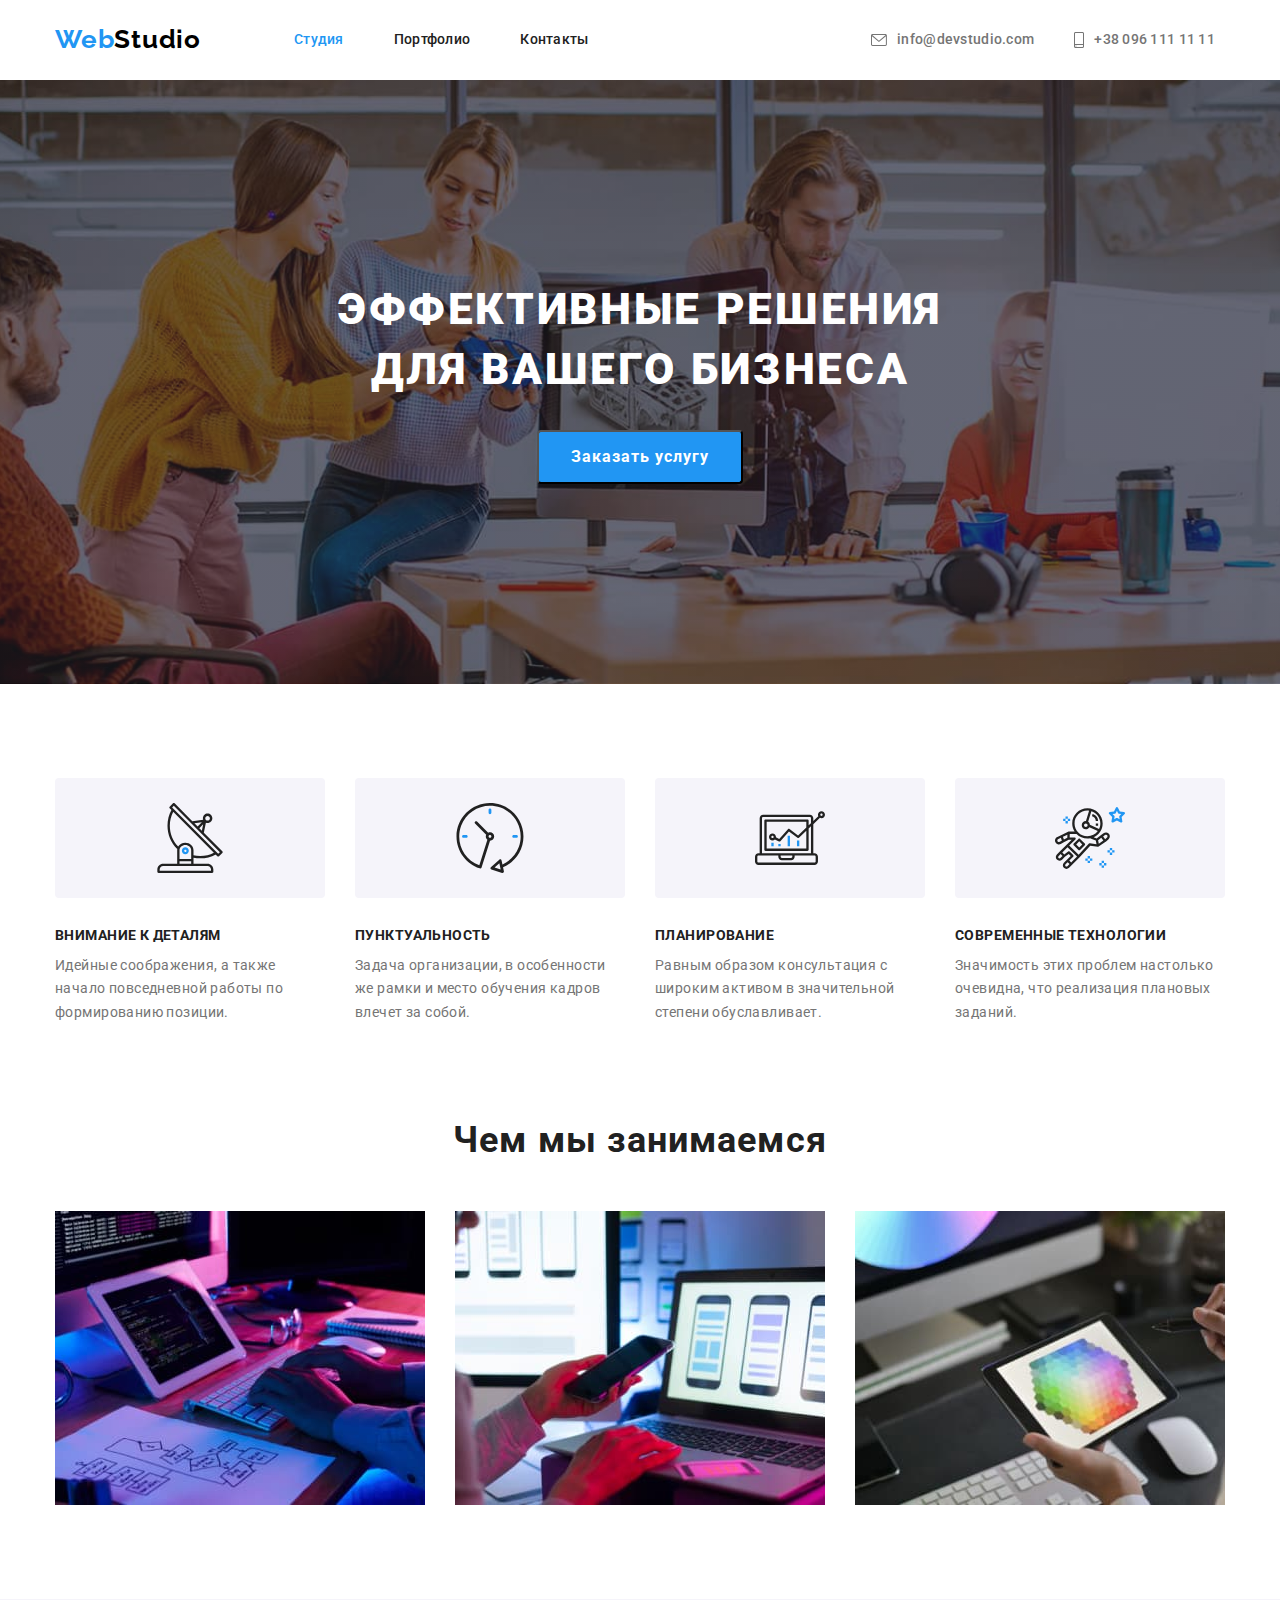
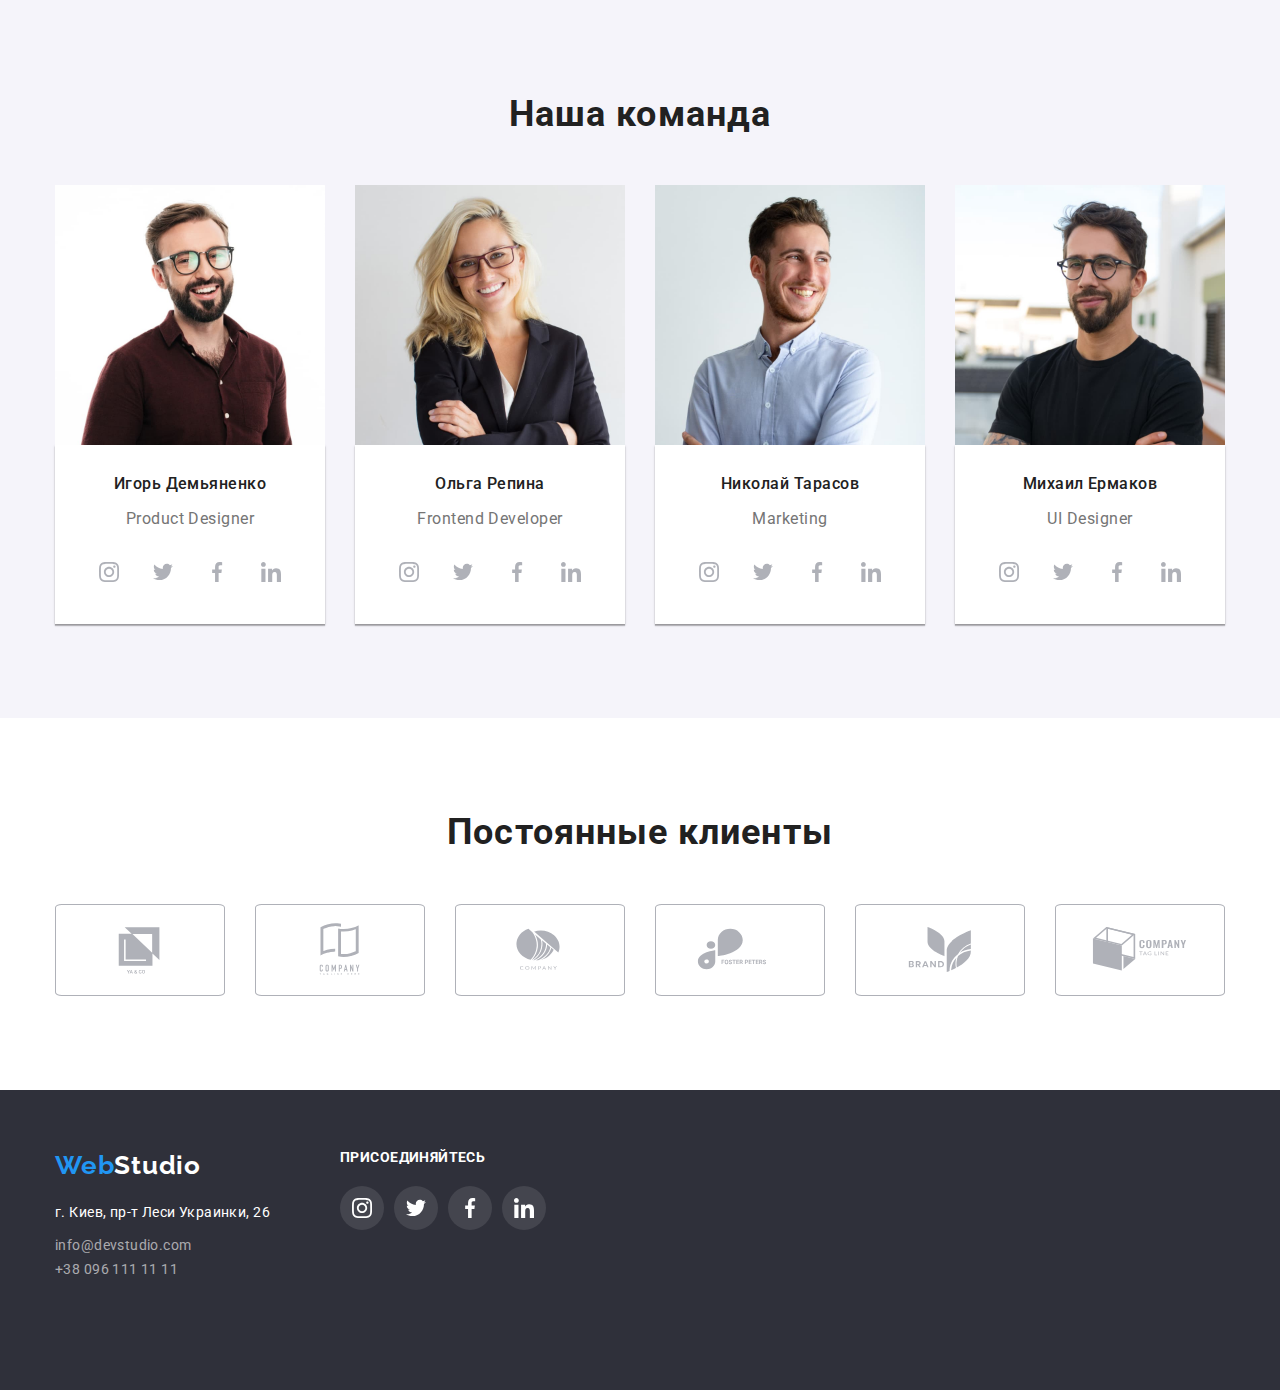
<file: index.html>
<!DOCTYPE html>
<html lang="ru">
<head>
    <meta charset="UTF-8">
    <meta http-equiv="X-UA-Compatible" content="IE=edge">
    <meta name="viewport" content="width=device-width, initial-scale=1.0">
    <title>homework1</title>
    <link rel="preconnect" href="https://fonts.googleapis.com">
    <link rel="preconnect" href="https://fonts.gstatic.com" crossorigin>
    <link href="https://fonts.googleapis.com/css2?family=Raleway:wght@700&family=Roboto:wght@400;500;700;900&display=swap"
    rel="stylesheet">
    <link rel="stylesheet" href="https://cdnjs.cloudflare.com/ajax/libs/modern-normalize/1.1.0/modern-normalize.min.css"
    integrity="sha512-wpPYUAdjBVSE4KJnH1VR1HeZfpl1ub8YT/NKx4PuQ5NmX2tKuGu6U/JRp5y+Y8XG2tV+wKQpNHVUX03MfMFn9Q=="
    crossorigin="anonymous" referrerpolicy="no-referrer" />
    <link rel="stylesheet" href="./css/style.css">
</head> 
<body class="body">
    <header class="basis">
        <div class="container container-flex">
            <nav class="basis-nav">
                <a lang="en" href="" class="basis-logo">Web<span class="basis-logo-another">Studio</span></a>
                <ul class="basis-menu-list list">
                    <li class="basis-menu-item"><a href="./index.html" class="basis-link current">Студия</a></li>
                    <li class="basis-menu-item"><a href="./portfolio.html" class="basis-link">Портфолио</a></li>
                    <li class="basis-menu-item"><a href="" class="basis-link">Контакты</a></li>
                </ul>
            </nav>
                <ul class="basis-contacts-list list">
                    <li class="basis-contacts-item"><a href="mailto:info@devstudio.com" class="basis-mail"><svg class="contacts-icon"
                                width="16" height="12">
                                <use href="./img/icons.svg/symbol-defs.svg#icon-envelope"></use>
                            </svg>info@devstudio.com</a></li>
                    <li class="basis-contacts-item"><a href="tel:+380961111111" class="basis-tel"><svg class="contacts-icon" width="10"
                                height="16">
                                <use href="./img/icons.svg/symbol-defs.svg#icon-smartphone"></use>
                            </svg>+38 096 111 11 11</a></li>
                </ul>
            
        </div>
    </header>
    <main>
        <section class="hero">
                    <div class="container">
                        <h1 class="hero-title">Эффективные решения для вашего бизнеса</h1>
                        <button type="button" class="hero-btn">Заказать услугу</button>
                    </div>
        </section>
        <section class="features pege-section">
            <div class="container">
                <h2 class="visually-hidden">Особенности</h2>
                    <ul class="features-list list">
                        <li class="features-item">
                            <div class="features-all">
                                <svg class="accompaniment-icon" width="70" height="70">
                                    <use href="./img/icons.svg/symbol-defs.svg#icon-antenna-1"></use>
                                </svg>
                            </div>
                            <h3 class="features-subject">Внимание к деталям</h3>
                            <p class="features-text">Идейные соображения, а также начало повседневной работы по формированию позиции.</p>
                        </li>
                        <li class="features-item">
                            <div class="features-all">
                                <svg class="accompaniment-icon" width="70" height="70">
                                <use href="./img/icons.svg/symbol-defs.svg#icon-clock-1"></use>
                                </svg>
                            </div>
                            <h3 class="features-subject">Пунктуальность</h3>
                            <p class="features-text">Задача организации, в особенности же рамки и место обучения кадров влечет за собой.</p>
                        </li>
                        <li class="features-item">
                            <div class="features-all">
                                <svg class="accompaniment-icon" width="70" height="70">
                                    <use href="./img/icons.svg/symbol-defs.svg#icon-diagram-1"></use>
                                </svg>
                            </div>
                            <h3 class="features-subject">Планирование</h3>
                            <p class="features-text">Равным образом консультация с широким активом в значительной степени обуславливает.</p>
                        </li>
                        <li class="features-item">
                            <div class="features-all">
                                <svg class="accompaniment-icon" width="70" height="70">
                                <use href="./img/icons.svg/symbol-defs.svg#icon-astronaut-1"></use>
                                </svg>
                            </div>
                            <h3 class="features-subject">Современные технологии</h3>
                            <p class="features-text">Значимость этих проблем настолько очевидна, что реализация плановых заданий.</p>
                            
                        </li>
                    </ul>
            </div>
        </section>
        <section class="work">
            <div class="container">
                <h2 class="work-title">Чем мы занимаемся</h2>
                <ul class="work-list list">
                    <li class="work-item"><img src="./img/img1.jpg" alt="разработка програмного обеспечения" width="370"></li>
                    <li class="work-item"><img src="./img/img2.jpg" alt="тестирование приложения" width="370"></li>
                    <li class="work-item"><img src="./img/img3.jpg" alt="работа с цветовой палитрой" width="370"></li>
                </ul>
            </div>
        </section>
        <section class="team pege-section">
            <div class="container">
                <h2 class="team-title">Наша команда</h2>
                <ul class="team-list list">
                    <li class="team-item">
                        <img src="./img/foto1.jpg" alt="Игорь Демьяненко" width="270">
                        <div class="team-box">
                            <h3 class="team-subject">Игорь Демьяненко</h3>
                            <p lang="en" class="team-text">Product Designer</p>
                            <ul class="team-soc-list list">
                                <li class="team-soc-item">
                                    <a href="" class="soc-link link">
                                        <svg class="soc-icon" width="20" height="20">
                                        <use href="./img/icons.svg/symbol-defs.svg#icon-instagram"></use>
                                        </svg>
                                    </a>
                                </li>
                                <li class="team-soc-item">
                                    <a href="" class="soc-link link">
                                        <svg class="soc-icon" width="20" height="20">
                                            <use href="./img/icons.svg/symbol-defs.svg#icon-twitter"></use>
                                        </svg>
                                    </a>
                                </li>
                                <li class="team-soc-item">
                                    <a href="" class="soc-link link">
                                        <svg class="soc-icon" width="20" height="20">
                                            <use href="./img/icons.svg/symbol-defs.svg#icon-facebook"></use>
                                        </svg>
                                    </a>
                                </li>
                                <li class="team-soc-item">
                                    <a href="" class="soc-link link">
                                        <svg class="soc-icon" width="20" height="20">
                                            <use href="./img/icons.svg/symbol-defs.svg#icon-linkedin"></use>
                                        </svg>
                                    </a>
                                </li>
                            </ul>
                        </div>
                    </li>
                    <li class="team-item">
                        <img src="./img/foto2.jpg" alt="Ольга Репина" width="270">
                        <div class="team-box">
                            <h3 class="team-subject">Ольга Репина</h3>
                            <p lang="en" class="team-text">Frontend Developer</p>
                            <ul class="team-soc-list list">
                                <li class="team-soc-item">
                                    <a href="" class="soc-link link">
                                        <svg class="soc-icon" width="20" height="20">
                                            <use href="./img/icons.svg/symbol-defs.svg#icon-instagram"></use>
                                        </svg>
                                    </a>
                                </li>
                                <li class="team-soc-item">
                                    <a href="" class="soc-link link">
                                        <svg class="soc-icon" width="20" height="20">
                                            <use href="./img/icons.svg/symbol-defs.svg#icon-twitter"></use>
                                        </svg>
                                    </a>
                                </li>
                                <li class="team-soc-item">
                                    <a href="" class="soc-link link">
                                        <svg class="soc-icon" width="20" height="20">
                                            <use href="./img/icons.svg/symbol-defs.svg#icon-facebook"></use>
                                        </svg>
                                    </a>
                                </li>
                                <li class="team-soc-item">
                                    <a href="" class="soc-link link">
                                        <svg class="soc-icon" width="20" height="20">
                                            <use href="./img/icons.svg/symbol-defs.svg#icon-linkedin"></use>
                                        </svg>
                                    </a>
                                </li>
                            </ul>
                        </div>
                    </li>
                    <li class="team-item">
                        <img src="./img/foto3.jpg" alt="Николай Тарасов" width="270">
                        <div class="team-box">
                        <h3 class="team-subject">Николай Тарасов</h3>
                        <p lang="en" class="team-text">Marketing</p>
                        <ul class="team-soc-list list">
                            <li class="team-soc-item">
                                <a href="" class="soc-link link">
                                    <svg class="soc-icon" width="20" height="20">
                                        <use href="./img/icons.svg/symbol-defs.svg#icon-instagram"></use>
                                    </svg>
                                </a>
                            </li>
                            <li class="team-soc-item">
                                <a href="" class="soc-link link">
                                    <svg class="soc-icon" width="20" height="20">
                                        <use href="./img/icons.svg/symbol-defs.svg#icon-twitter"></use>
                                    </svg>
                                </a>
                            </li>
                            <li class="team-soc-item">
                                <a href="" class="soc-link link">
                                    <svg class="soc-icon" width="20" height="20">
                                        <use href="./img/icons.svg/symbol-defs.svg#icon-facebook"></use>
                                    </svg>
                                </a>
                            </li>
                            <li class="team-soc-item">
                                <a href="" class="soc-link link">
                                    <svg class="soc-icon" width="20" height="20">
                                        <use href="./img/icons.svg/symbol-defs.svg#icon-linkedin"></use>
                                    </svg>
                                </a>
                            </li>
                        </ul>
                        </div>
                    </li>
                    <li class="team-item">
                        <img src="./img/foto4.jpg" alt="Михаил Ермаков" width="270">
                        <div class="team-box">
                            <h3 class="team-subject">Михаил Ермаков</h3>
                            <p lang="en" class="team-text">UI Designer</p>
                            <ul class="team-soc-list list">
                                <li class="team-soc-item">
                                    <a href="" class="soc-link link">
                                        <svg class="soc-icon" width="20" height="20">
                                            <use href="./img/icons.svg/symbol-defs.svg#icon-instagram"></use>
                                        </svg>
                                    </a>
                                </li>
                                <li class="team-soc-item">
                                    <a href="" class="soc-link link">
                                        <svg class="soc-icon" width="20" height="20">
                                            <use href="./img/icons.svg/symbol-defs.svg#icon-twitter"></use>
                                        </svg>
                                    </a>
                                </li>
                                <li class="team-soc-item">
                                    <a href="" class="soc-link link">
                                        <svg class="soc-icon" width="20" height="20">
                                            <use href="./img/icons.svg/symbol-defs.svg#icon-facebook"></use>
                                        </svg>
                                    </a>
                                </li>
                                <li class="team-soc-item">
                                    <a href="" class="soc-link link">
                                        <svg class="soc-icon" width="20" height="20">
                                            <use href="./img/icons.svg/symbol-defs.svg#icon-linkedin"></use>
                                        </svg>
                                    </a>
                                </li>
                            </ul>
                        </div
                    </li>
                </ul>
            </div>
            
        </section>
        <section class="regular-customers pege-section">
            <div class="container">
                <h2 class="regular-customers-text">Постоянные клиенты</h2>
                <ul class="regular-customers-list list">
                    <li class="regular-customers-item"><a href="" class="regular-customers-link link"><svg class="regular-soc-icon"
                        width="106" height="60">
                        <use href="./img/icons.svg/symbol-defs.svg#icon-Logo"></use></svg></a>
                    </li>
                    <li class="regular-customers-item"><a href="" class="regular-customers-link link"><svg class="regular-soc-icon"
                        width="106" height="60">
                        <use href="./img/icons.svg/symbol-defs.svg#icon-Logo1"></use></svg></a>
                    </li>
                    <li class="regular-customers-item"><a href="" class="regular-customers-link link"><svg class="regular-soc-icon"
                        width="106" height="60">
                        <use href="./img/icons.svg/symbol-defs.svg#icon-Logo2"></use></svg></a>
                    </li>
                    <li class="regular-customers-item"><a href="" class="regular-customers-link link"><svg class="regular-soc-icon"
                        width="106" height="60">
                        <use href="./img/icons.svg/symbol-defs.svg#icon-Logo3"></use></svg></a>
                    </li>
                    <li class="regular-customers-item"><a href="" class="regular-customers-link link"><svg class="regular-soc-icon"
                        width="106" height="60">
                        <use href="./img/icons.svg/symbol-defs.svg#icon-Logo4"></use></svg></a>
                    </li>
                    <li class="regular-customers-item"><a href="" class="regular-customers-link link"><svg class="regular-soc-icon"
                        width="106" height="60">
                        <use href="./img/icons.svg/symbol-defs.svg#icon-Logo5"></use></svg></a>
                    </li>
                </ul>
            </div>
        </section>
    </main>
    <footer class="basement">
        <div class="container container-flex ">
            <div class="basement-info">
                <a lang="en" href="" class="basement-logo">Web<span class="basement-logo-another">Studio</span></a>
                <address class="basement-contacts">
                    <p class="basement-text">г. Киев, пр-т Леси Украинки, 26</p>
                    <ul class="basement-list list">
                        <li class="basement-item"><a href="mailto:info@devstudio.com" class="basement-mail">info@devstudio.com</a></li>
                        <li class="basement-item"><a href="tel:+380961111111" class="basement-tel">+38 096 111 11 11</a></li>
                    </ul>
                </address>
            </div>
            <div class="basement-soc">
                <h2 class="basement-soc-text">присоединяйтесь</h2>
                <ul class="basement-soc-list list">
                    <li class="basement-soc-item"><a href="" class="soc-icon-link link"><svg class="basement-soc-icon" width="20" height="20">
                        <use href="./img/icons.svg/symbol-defs.svg#icon-instagram"></use>
                    </svg></a></li>
                    <li class="basement-soc-item"><a href="" class="soc-icon-link link"><svg class="basement-soc-icon" width="20" height="20">
                        <use href="./img/icons.svg/symbol-defs.svg#icon-twitter"></use>
                    </svg></a></li>
                    <li class="basement-soc-item"><a href="" class="soc-icon-link link"><svg class="basement-soc-icon" width="20" height="20">
                        <use href="./img/icons.svg/symbol-defs.svg#icon-facebook"></use>
                    </svg></a></li>
                    <li class="basement-soc-item"><a href="" class="soc-icon-link link"><svg class="basement-soc-icon" width="20" height="20">
                        <use href="./img/icons.svg/symbol-defs.svg#icon-linkedin"></use>
                    </svg></a></li>
                </ul>
            </div>   
        </div>
    </footer>
    
</body>
</html>
</file>
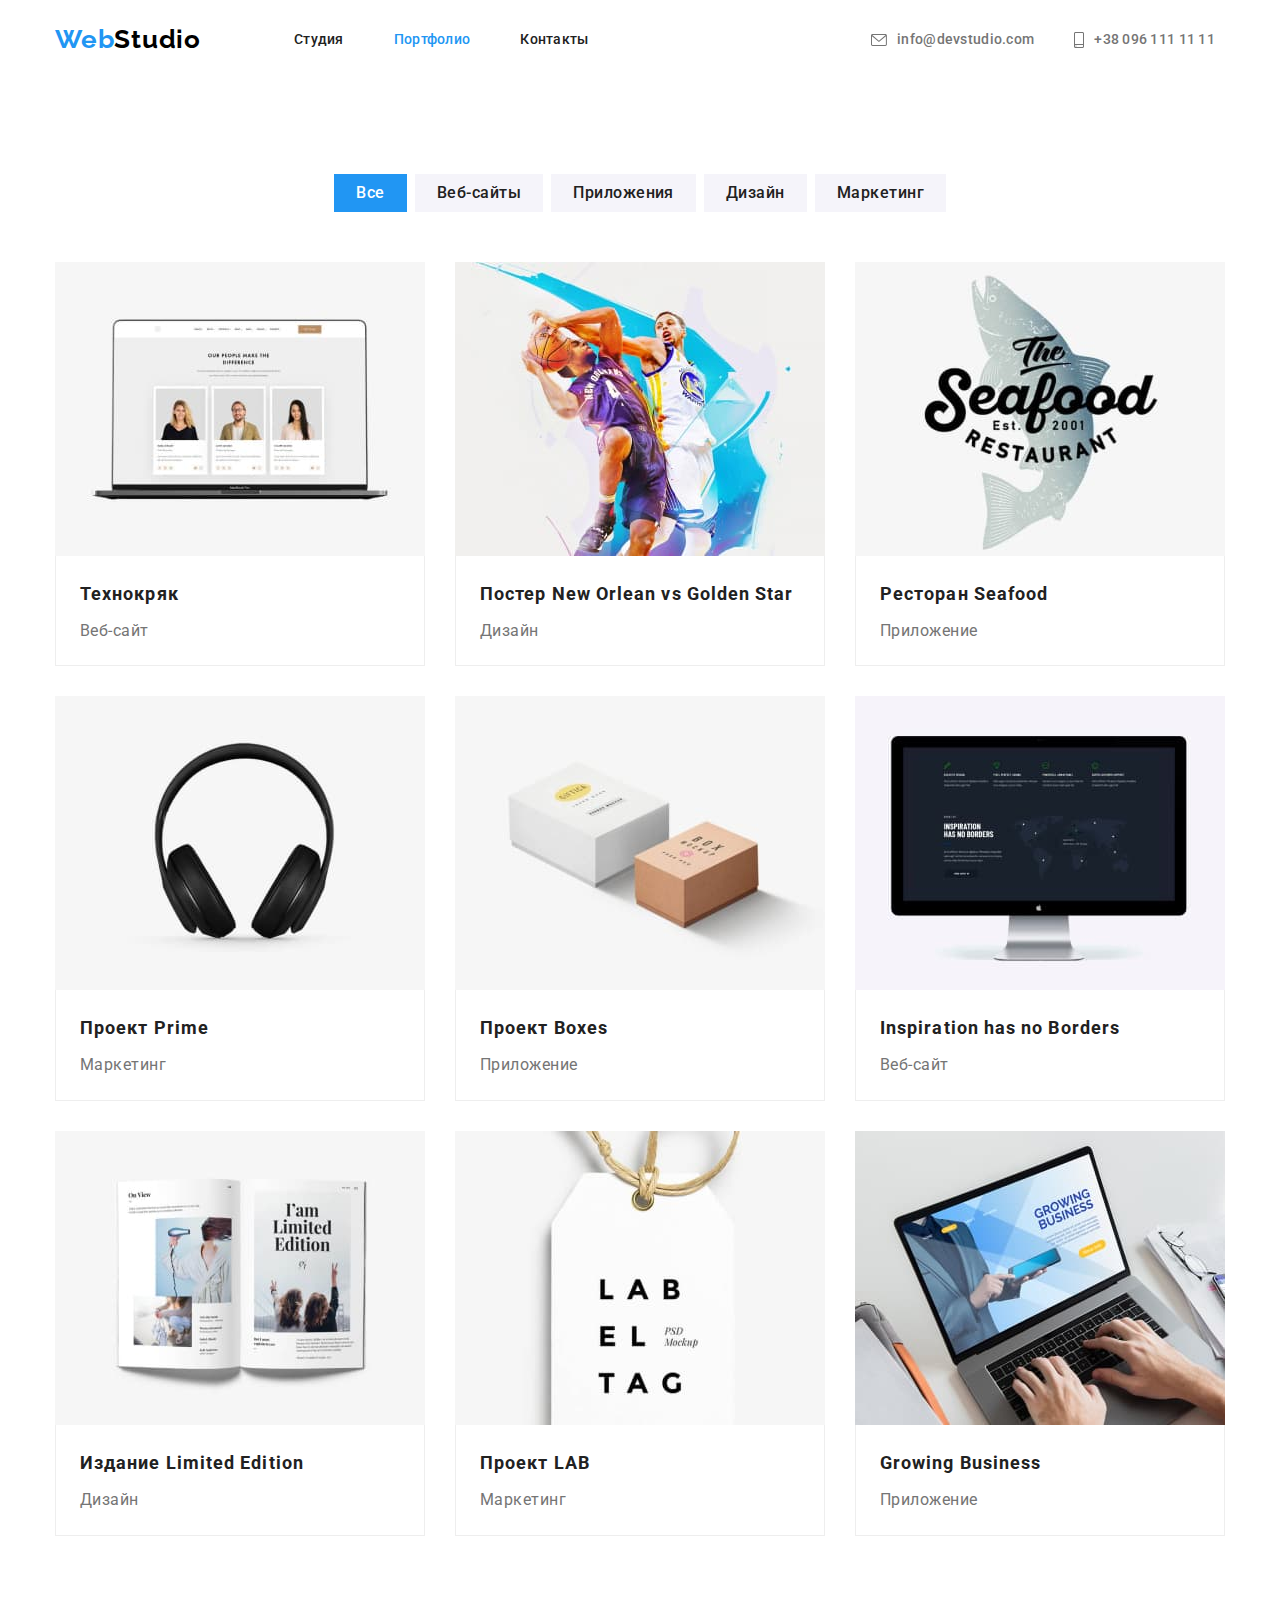
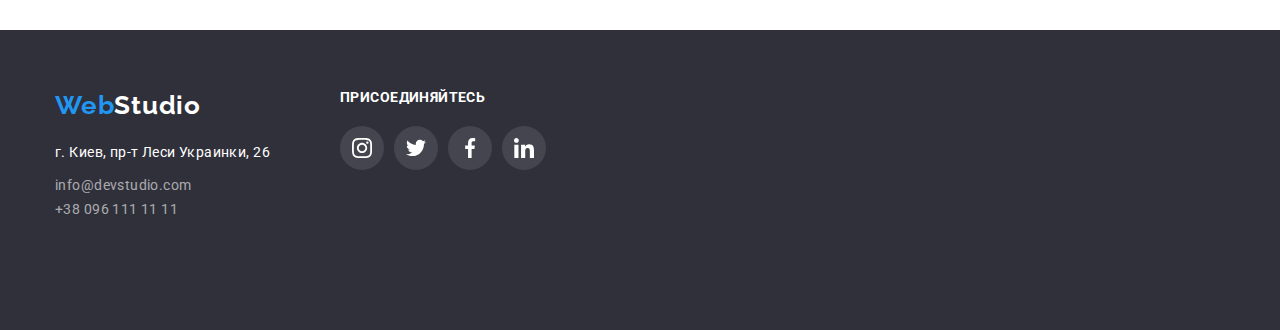
<file: portfolio.html>
<!DOCTYPE html>
<html lang="ru">

<head>
    <meta charset="UTF-8">
    <meta http-equiv="X-UA-Compatible" content="IE=edge">
    <meta name="viewport" content="width=device-width, initial-scale=1.0">
    <title>homework1</title>
    <link rel="preconnect" href="https://fonts.googleapis.com">
    <link rel="preconnect" href="https://fonts.gstatic.com" crossorigin>
    <link href="https://fonts.googleapis.com/css2?family=Raleway:wght@700&family=Roboto:wght@400;500;700;900&display=swap"
    rel="stylesheet">
    <link rel="stylesheet" href="https://cdnjs.cloudflare.com/ajax/libs/modern-normalize/1.1.0/modern-normalize.min.css"
    integrity="sha512-wpPYUAdjBVSE4KJnH1VR1HeZfpl1ub8YT/NKx4PuQ5NmX2tKuGu6U/JRp5y+Y8XG2tV+wKQpNHVUX03MfMFn9Q=="
    crossorigin="anonymous" referrerpolicy="no-referrer" />
    <link rel="stylesheet" href="./css/style.css">
</head>

<body class="body">
<header class="basis">
    <div class="container container-flex">
        <nav class="basis-nav">
            <a lang="en" href="" class="basis-logo">Web<span class="basis-logo-another">Studio</span></a>
            <ul class="basis-menu-list list">
                <li class="basis-menu-item"><a href="./index.html" class="basis-link">Студия</a></li>
                <li class="basis-menu-item"><a href="./portfolio.html" class="basis-link current">Портфолио</a></li>
                <li class="basis-menu-item"><a href="" class="basis-link">Контакты</a></li>
            </ul>
        </nav>
        <ul class="basis-contacts-list list">
            <li class="basis-contacts-item"><a href="mailto:info@devstudio.com" class="basis-mail"><svg
                        class="contacts-icon" width="16" height="12">
                        <use href="./img/icons.svg/symbol-defs.svg#icon-envelope"></use>
                    </svg>info@devstudio.com</a></li>
            <li class="basis-contacts-item"><a href="tel:+380961111111" class="basis-tel"><svg class="contacts-icon"
                        width="10" height="16">
                        <use href="./img/icons.svg/symbol-defs.svg#icon-smartphone"></use>
                    </svg>+38 096 111 11 11</a></li>
        </ul>

    </div>
</header>
    <main>
        <section class="portfolio pege-section">
            <div class="container">
                <h2 class="visually-hidden">Портфолио</h2>
                <div class="portfolio-contents">
                    <ul class="portfolio-pages-lists list">
                        <li class="portfolio-pages-item"><button type="button" class="portfolio-btn">Все</button></li>
                        <li class="portfolio-pages-item"><button type="button" class="portfolio-btn-all">Веб-сайты</button></li>
                        <li class="portfolio-pages-item"><button type="button" class="portfolio-btn-all">Приложения</button></li>
                        <li class="portfolio-pages-item"><button type="button" class="portfolio-btn-all">Дизайн</button></li>
                        <li class="portfolio-pages-item"><button type="button" class="portfolio-btn-all">Маркетинг</button></li>
                    </ul>
                    <ul class="portfolio-example-lists list">
                        <li class="portfolio-example-item"><img src="./img/website1.jpg" alt="веб-сайт" width="370">
                            <div class="portfolio-box">
                                <h3 class="portfolio-example-subject">Технокряк</h3>
                                <p class="portfolio-example-text">Веб-сайт</p>
                            </div>
                        </li>
                        <li class="portfolio-example-item"><img src="./img/design2.jpg" alt="дизайн" width="370">
                            <div class="portfolio-box">
                                <h3 class="portfolio-example-subject">Постер <span lang="en">New Orlean vs Golden Star</span></h3>
                                <p class="portfolio-example-text">Дизайн</p>
                            </div>
                        </li>
                        <li class="portfolio-example-item"><img src="./img/application3.jpg" alt="приложение" width="370">
                            <div class="portfolio-box">
                                <h3 class="portfolio-example-subject">Ресторан <span lang="en">Seafood</span></h3>
                                <p class="portfolio-example-text">Приложение</p>
                            </div>
                        </li>
                        <li class="portfolio-example-item"><img src="./img/marketing4.jpg" alt="маркетинг" width="370">
                            <div class="portfolio-box">
                                <h3 class="portfolio-example-subject">Проект <span lang="en">Prime</span></h3>
                                <p class="portfolio-example-text">Маркетинг</p>
                            </div>
                        </li>
                        <li class="portfolio-example-item"><img src="./img/application5.jpg" alt="приложение" width="370">
                            <div class="portfolio-box">
                                <h3 class="portfolio-example-subject">Проект <span lang="en">Boxes</span></h3>
                                <p class="portfolio-example-text">Приложение</p>
                            </div>
                        </li>
                        <li class="portfolio-example-item"><img src="./img/website6.jpg" alt="веб-сайт" width="370">
                            <div class="portfolio-box">
                                <h3 lang="en" class="portfolio-example-subject">Inspiration has no Borders</h3>
                                <p class="portfolio-example-text">Веб-сайт</p>
                            </div>  
                        </li>
                        <li class="portfolio-example-item"><img src="./img/design7.jpg" alt="дизайн" width="370">
                            <div class="portfolio-box">
                                <h3 class="portfolio-example-subject">Издание <span lang="en">Limited Edition</span></h3>
                                <p class="portfolio-example-text">Дизайн</p>
                            </div>    
                        </li>
                        <li class="portfolio-example-item"><img src="./img/marketing8.jpg" alt="маркетинг" width="370">
                            <div class="portfolio-box">
                                <h3 class="portfolio-example-subject">Проект <span lang="en">LAB</span></h3>
                                <p class="portfolio-example-text">Маркетинг</p>
                            </div>
                        </li>
                        <li class="portfolio-example-item"><img src="./img/application9.jpg" alt="приложение" width="370">
                            <div class="portfolio-box">
                                <h3 lang="en" class="portfolio-example-subject">Growing Business</h3>
                                <p class="portfolio-example-text">Приложение</p>
                            </div>
                        </li>
                    </ul>
                </div>
            </div>
        </section>

    </main>
    <footer class="basement">
        <div class="container container-flex ">
            <div class="basement-info">
                <a lang="en" href="" class="basement-logo">Web<span class="basement-logo-another">Studio</span></a>
                <address class="basement-contacts">
                    <p class="basement-text">г. Киев, пр-т Леси Украинки, 26</p>
                    <ul class="basement-list list">
                        <li class="basement-item"><a href="mailto:info@devstudio.com"
                                class="basement-mail">info@devstudio.com</a></li>
                        <li class="basement-item"><a href="tel:+380961111111" class="basement-tel">+38 096 111 11 11</a>
                        </li>
                    </ul>
                </address>
            </div>
            <div class="basement-soc">
                <h2 class="basement-soc-text">присоединяйтесь</h2>
                <ul class="basement-soc-list list">
                    <li class="basement-soc-item"><a href="" class="soc-icon-link link"><svg class="basement-soc-icon"
                                width="20" height="20">
                                <use href="./img/icons.svg/symbol-defs.svg#icon-instagram"></use>
                            </svg></a></li>
                    <li class="basement-soc-item"><a href="" class="soc-icon-link link"><svg class="basement-soc-icon"
                                width="20" height="20">
                                <use href="./img/icons.svg/symbol-defs.svg#icon-twitter"></use>
                            </svg></a></li>
                    <li class="basement-soc-item"><a href="" class="soc-icon-link link"><svg class="basement-soc-icon"
                                width="20" height="20">
                                <use href="./img/icons.svg/symbol-defs.svg#icon-facebook"></use>
                            </svg></a></li>
                    <li class="basement-soc-item"><a href="" class="soc-icon-link link"><svg class="basement-soc-icon"
                                width="20" height="20">
                                <use href="./img/icons.svg/symbol-defs.svg#icon-linkedin"></use>
                            </svg></a></li>
                </ul>
            </div>
        </div>
    </footer>
        
        
</body>
        
</html>
</file>
<file: css/style.css>
body {
    margin: 0;
    font-family: 'Roboto', sans-serif;
    color: #E5E5E5;
}
html {
    box-sizing: border-box;
}
*, *::before, *::after {
    box-sizing: inherit;
}
.list {
    list-style: none;
    margin: 0;
    padding: 0;
}
.link {
    text-decoration: none;
}

.visually-hidden {
    position: absolute;
    width: 1px;
    height: 1px;
    margin: -1px;
    border: 0;
    padding: 0;

    white-space: nowrap;
    clip-path: inset(100%);
    clip: rect(0 0 0 0);
    overflow: hidden;
}

.container {
    width: 1200px;
    margin: 0 auto;
    padding-left: 15px;
    padding-right: 15px;
    /* outline: 2px solid yellow; */
}

h1, h2, h3, h4, h5, p {
    margin: 0;
}

ul {
    list-style: none;
    margin: 0;
    padding-left: 0;
}

img {
    display: block;
    max-width: 100%;
    height: auto;
}
:root {
    --logo-blue-color: #2196F3;
    --logo-black-color: #000000;
    --logo-white-color: #FFFFFF;
    --accent-color: #2196F3;
    --team-color:#212121;
    --tete-color:#757575;
    --white-color:#FFFFFF;
    --blue-color:#2196F3;
    --bg-hero-color:#2F303A;
    --bg-btn-hero-color:#188CE8;
    --bg-team-color:#F5F4FA;
    --basement-color:rgba(255, 255, 255, 0.6);
}
/*-------------------basis----------------------------- */

.basis-logo {
    font-family: 'Raleway', sans-serif;
    font-weight: 700;
    font-size: 26px;
    line-height: 1.2;
    letter-spacing: 0.03em;
    text-decoration: none;
    color:var(--logo-blue-color);
    margin-right: 93px;
    padding: 24px 0;
}
.basis-logo:hover,
.basis-logo:focus {
    color:var(--accent-color);
}
.basis-logo-another {
    font-family: 'Raleway', sans-serif;
    font-weight: 700;
    font-size: 26px;
    line-height: 1.2;
    letter-spacing: 0.03em;
    text-decoration: none;
    color: var(--logo-black-color);
    padding: 24px 0;
}
.basis-logo-another:hover,
.basis-logo-another:focus {
    color: var(--accent-color);
}

.basis-link {
    font-weight: 500;
    font-size: 14px;
    line-height: 1.14;
    letter-spacing: 0.02em;
    text-decoration: none;
    color: var(--team-color);
    padding-top: 32px;
    padding-bottom: 32px;
    display: block;
}

.basis-link:hover,
.basis-link:focus {
    color: var(--accent-color);
}

.basis-menu-list .basis-link.current {
    color: var(--accent-color);
}
.basis-mail {
    font-weight: 500;
    font-size: 14px;
    line-height: 1.14;
    letter-spacing: 0.02em;
    text-decoration: none;
    color: var(--tete-color);
    padding-top: 32px;
    padding-bottom: 32px;
    display: block;
}
.basis-tel {
    font-weight: 500;
    font-size: 14px;
    line-height: 1.14;
    letter-spacing: 0.02em;
    text-decoration: none;
    color: var(--tete-color);
    padding-top: 32px;
    padding-bottom: 32px;
    display: block;

 }
.basis-tel:hover,
.basis-tel:focus,
.basis-mail:hover,
.basis-mail:focus {
    color: var(--accent-color);
}

.basis-menu-list {
    display: flex;
    gap: 50px;
}

.basis-contacts-list {
    display: flex;
   
}
.basis-contacts-item:not(:last-child) {
    margin-right: 30px;
}

.basis-nav {
    display: flex;
    margin-right: auto;

}

.container-flex {
    display: flex;
}

.basis-mail,
.basis-tel {
    display: flex;
    align-items: center;
    margin-right: 10px;
}
.contacts-icon {
    fill: currentColor;
    display: flex;
    align-items: center;
    margin-right: 10px;
}

/*------------------------hero------------------------*/
.hero {
    max-width: 1600px;
    margin: 0 auto;
    background: var(--bg-hero-color);
    text-align: center;
    padding: 200px 0;
    background-image: linear-gradient(rgba(47, 48, 58, 0.4), rgba(47, 48, 58, 0.4)), url(../img/hero-bg.jpg);
    background-repeat: no-repeat;
    background-position: center;
    background-size: cover;
}

.hero-title {
    font-weight: 900;
    font-size: 44px;
    line-height: 1.36;
    letter-spacing: 0.06em;
    text-transform: uppercase;
    color: var(--white-color);
    margin-bottom: 30px;
}
.hero .container {
    width: 696px;
}

.hero-btn {
    font-family: inherit;
    font-weight: 700;
    font-size: 16px;
    line-height: 1.87;
    align-items: center;
    text-align: center;
    letter-spacing: 0.06em;
    color: var(--white-color);
    background: var(--blue-color);
    display: inline-block;
    border-radius: 4px;
    padding: 10px 32px;
}

.hero-btn:hover,
.hero-btn:focus {
    background: var(--bg-btn-hero-color);
}

.btn-flex {
    display: flex;
    display: inline-block;
}
/*------------------------features------------------------*/
.visually-hidden {
    position: absolute;
    width: 1px;
    height: 1px;
    margin: -1px;
    border: 0;
    padding: 0;
    white-space: nowrap;
    clip-path: inset(100%);
    clip: rect(0 0 0 0);
    overflow: hidden;
}

.pege-section {
    padding-top: 94px;
    padding-bottom: 94px;
}

.features-all {
    width: 270px;
    height: 120px;
    background: #F5F4FA;
    border-radius: 4px;
    display: flex;
    align-items: center;
    justify-content: center;
    margin-bottom: 30px;
}

.features-list {
    display: flex;
    gap: 30px;
}
.features-subject {
    font-weight: 700;
    font-size: 14px;
    line-height: 1.14;
    letter-spacing: 0.03em;
    text-transform: uppercase;
    color: var(--team-color);
    margin-top: 0;
    margin-bottom: 10px;
}

.features-text {
    font-size: 14px;
    line-height: 1.7;
    letter-spacing: 0.03em;
    color: var(--tete-color);
}
.features-item {
    flex-basis: calc((100% - 3 * 30px) / 4);
}

.work {
    padding-bottom: 94px;
}
.work-title {
    font-weight: 700;
    font-size: 36px;
    line-height: 1.17;
    text-align: center;
    letter-spacing: 0.03em;
    color: var(--team-color);
    margin-top: 0;
    margin-bottom: 50px;
}

.work-list {
    display: flex;
    gap: 30px;
}

.team {
    background: var(--bg-team-color);
}

.team-box {
    box-shadow: 0px 1px 3px rgba(0, 0, 0, 0.12), 0px 1px 1px rgba(0, 0, 0, 0.14), 0px 2px 1px rgba(0, 0, 0, 0.2);
}

.team-list {
    display: flex;
    margin: -15px;
}

.team-title {
    font-weight: 700;
    font-size: 36px;
    line-height: 1.17;
    text-align: center;
    letter-spacing: 0.03em;
    color: var(--team-color);
    margin-bottom: 50px;
}

.team-subject {
    font-weight: 500;
    font-size: 16px;
    line-height: 1.18;
    text-align: center;
    letter-spacing: 0.03em;
    color: var(--team-color);
    margin-bottom: 10px;
}

.team-text {
    font-size: 16px;
    line-height: 1.9;
    text-align: center;
    letter-spacing: 0.03em;
    color: var(--tete-color);
    margin-bottom: 16px;
   
}

.team-item {
    background: var(--white-color);
    margin: 15px;
    flex-basis: calc(100% / 4 - 30px);
}

.team-box {
    padding: 30px 0;
}
.soc-link {
    width: 44px;
    height: 44px;
    border-radius: 50%;
    background: #FFFFFF;
    display: flex;
    align-items: center;
    justify-content: center;
    fill: #EEEEEE;
}

.team-soc-list {
    display: flex;
    justify-content: center;
    gap: 10px;
}

.soc-icon {
    fill: #AFB1B8;
}

.soc-link:hover .soc-icon,
.soc-link:focus .soc-icon {
    background-color: var(--accent-color);
    fill: var(--white-color);
}

.soc-link:hover,
.soc-link:focus {
    background-color: var(--accent-color);
}

/* ------------------regular-customers -------------------*/
.regular-customers-text {
    font-size: 36px;
    line-height: 1.16;
    text-align: center;
    letter-spacing: 0.03em;
    color: #212121;
    margin-bottom: 50px;
}

.regular-customers-link {
    width: 170px;
    height: 92px;
    border-radius: 4%;
    border: 1px solid #AFB1B8;
    display: block;
    display: flex;
    align-items: center;
    justify-content: center;

}
.regular-customers-list {
    display: flex;
    justify-content: center;
    gap: 30px;
}


.regular-customers-link:hover,
.regular-customers-link:focus {
    border: 1px solid var(--accent-color);
}

.regular-customers-link:hover .regular-soc-icon,
.regular-customers-link:focus .regular-soc-icon {
    fill: var(--accent-color);
}

.regular-soc-icon {
    fill: #AFB1B8;
}

/*-----------------------basement------------------------*/
.basement{
    background: var(--bg-hero-color);
    padding-top: 60px;
    padding-bottom: 60px;
}
.basement-logo {
    font-family: 'Raleway', sans-serif;
    font-weight: 700;
    font-size: 26px;
    line-height: 1.19;
    letter-spacing: 0.03em;
    text-decoration: none;
    color: var(--logo-blue-color);
}


.basement-logo-another {
    font-family: 'Raleway', sans-serif;
    font-weight: 700;
    font-size: 26px;
    line-height: 1.19;
    letter-spacing: 0.03em;
    text-decoration: none;
    color: var(--logo-white-color); 
}
.basement-logo:hover,
.basement-logo:focus,
.basement-logo-another:hover,
.basement-logo-another:focus {
    color: var(--accent-color);
}

.basement-text {
    font-size: 14px;
    line-height: 1.7;
    letter-spacing: 0.03em;
    color: var(--white-color);
    margin-bottom: 9px;
}

.basement-text:hover,
.basement-text:focus {
    color: var(--accent-color)
}

.basement-mail {
    font-size: 14px;
    line-height: 1.7;
    letter-spacing: 0.03em;
    text-decoration: none;
    color: var(--basement-color);
    margin-bottom: 9px;
}

.basement-mail:hover,
.basement-mail:focus {
    color: var(--accent-color)
}

.basement-tel {
    font-size: 14px;
    line-height: 1.7;
    letter-spacing: 0.03em;
    text-decoration: none;
    color: rgba(255, 255, 255, 0.6);
}
.basement-tel:hover,
.basement-tel:focus {
    color: var(--accent-color);
}
.basement-contacts {
    margin-top: 20px;
}

.basement-soc-text {
    font-size: 14px;
    line-height: 1.14;
    letter-spacing: 0.03em;
    text-transform: uppercase;
    color: #FFFFFF;
    margin-bottom: 20px;
}

.soc-icon-link {
    width: 44px;
    height: 44px;
    border-radius: 50%;
    background: rgba(255, 255, 255, 0.1);
    display: block;
    display: flex;
    align-items: center;
    justify-content: center;
}

.soc-icon-link:hover .basement-soc-icon,
.soc-icon-link:focus .basement-soc-icon {
    background: #2196F3;
    fill: #FFFFFF;
}

.soc-icon-link:hover,
.soc-icon-link:focus {
    background: #2196F3;
}
.basement-soc-list {
    display: flex;
    justify-content: center;
    gap: 10px;
    margin-bottom: 100px;
}

.basement-soc-icon {
    fill: #FFFFFF;
}

.basement-soc {
    margin-left: 70px;
}

/*-------------------------------portfolio-----------------------------*/
.portfolio-pages-lists {
    display: flex;
    gap: 8px;
    justify-content: center;
    margin-bottom: 50px;
}

.portfolio-example-lists {
    display: flex;
    flex-wrap: wrap;
    margin: -15px;
}

.portfolio-btn-all {
    font-family: inherit;
    font-weight: 500;
    font-size: 16px;
    line-height: 1.6;
    text-align: center;
    letter-spacing: 0.03em;
    color: var(--team-color);
    background: #F5F4FA;
    display: inline-block;
    padding: 6px 22px;
    min-width: 73px;
    border: none;
}
.portfolio-btn-all:hover,
.portfolio-btn-all:focus {
    color: var(--white-color);
    background: var(--accent-color);
    box-shadow: 0px 3px 1px rgba(0, 0, 0, 0.1), 0px 1px 2px rgba(0, 0, 0, 0.08), 0px 2px 2px rgba(0, 0, 0, 0.12);
}

.portfolio-btn:hover,
.portfolio-btn:focus {
    box-shadow: 0px 3px 1px rgba(0, 0, 0, 0.1), 0px 1px 2px rgba(0, 0, 0, 0.08), 0px 2px 2px rgba(0, 0, 0, 0.12);
}

.portfolio-btn {
    font-family: inherit;
    font-weight: 500;
    font-size: 16px;
    line-height: 1.6;
    text-align: center;
    letter-spacing: 0.03em;
    color: var(--white-color);
    background: var(--blue-color);
    display: inline-block;
    padding: 6px 22px;
    min-width: 73px;
    border: none;
}

.portfolio-example-subject {
    font-weight: 700;
    font-size: 18px;
    line-height: 2;
    letter-spacing: 0.06em;
    text-decoration: none;
    color: var(--team-color);
    margin-bottom: 4px;
}

.portfolio-example-text {
    font-size: 16px;
    line-height: 1.87;
    letter-spacing: 0.03em;
    text-decoration: none;
    color: var(--tete-color);
}

.basement-contacts {
    font-style: normal;
}

.portfolio-example-item {
    background:var(--white-color);
    margin: 15px;
    flex-basis: calc(100% / 3 - 30px);
}

.portfolio-box {
    padding: 20px 24px;
    border: 1px solid #EEEEEE;
    border-top: 0;
}

.portfolio-example-item:hover {
    box-shadow: 0px 1px 1px rgba(0, 0, 0, 0.12), 0px 4px 4px rgba(0, 0, 0, 0.06), 1px 4px 6px rgba(0, 0, 0, 0.16);
}
</file>
